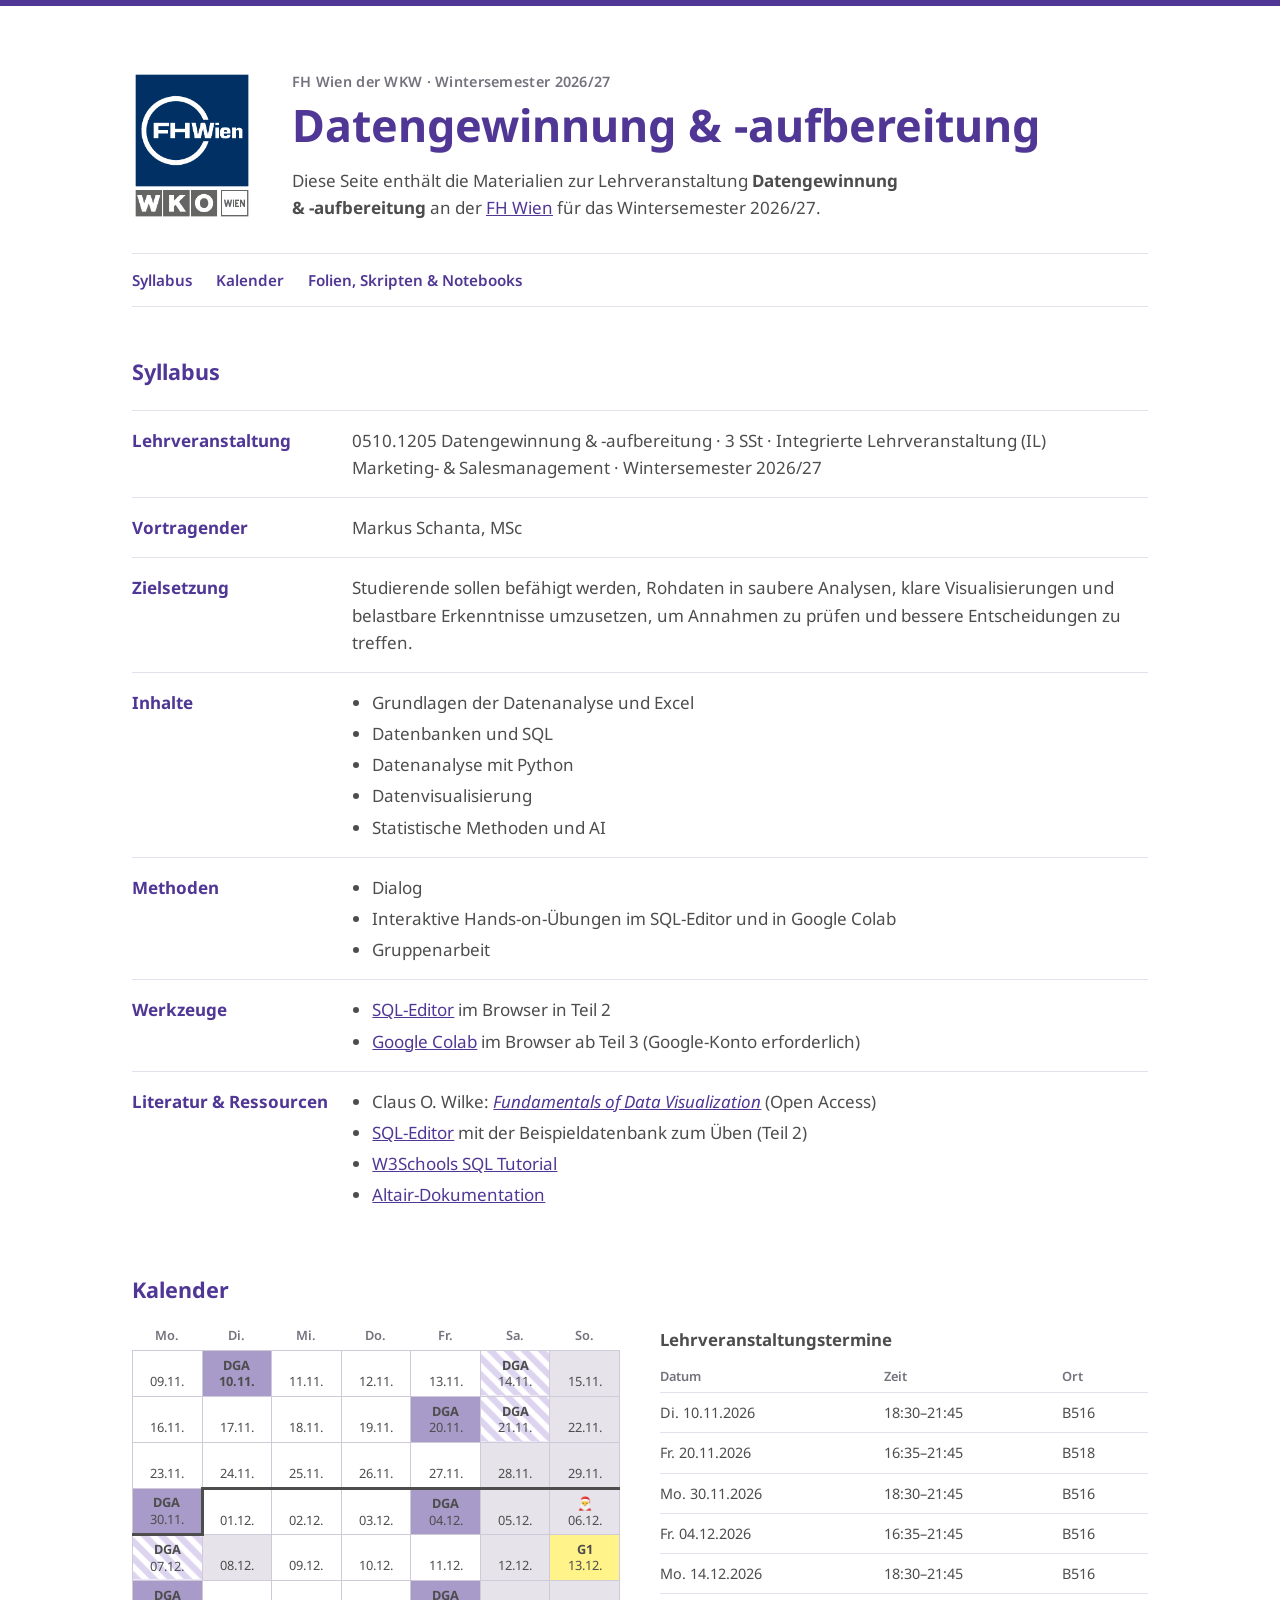
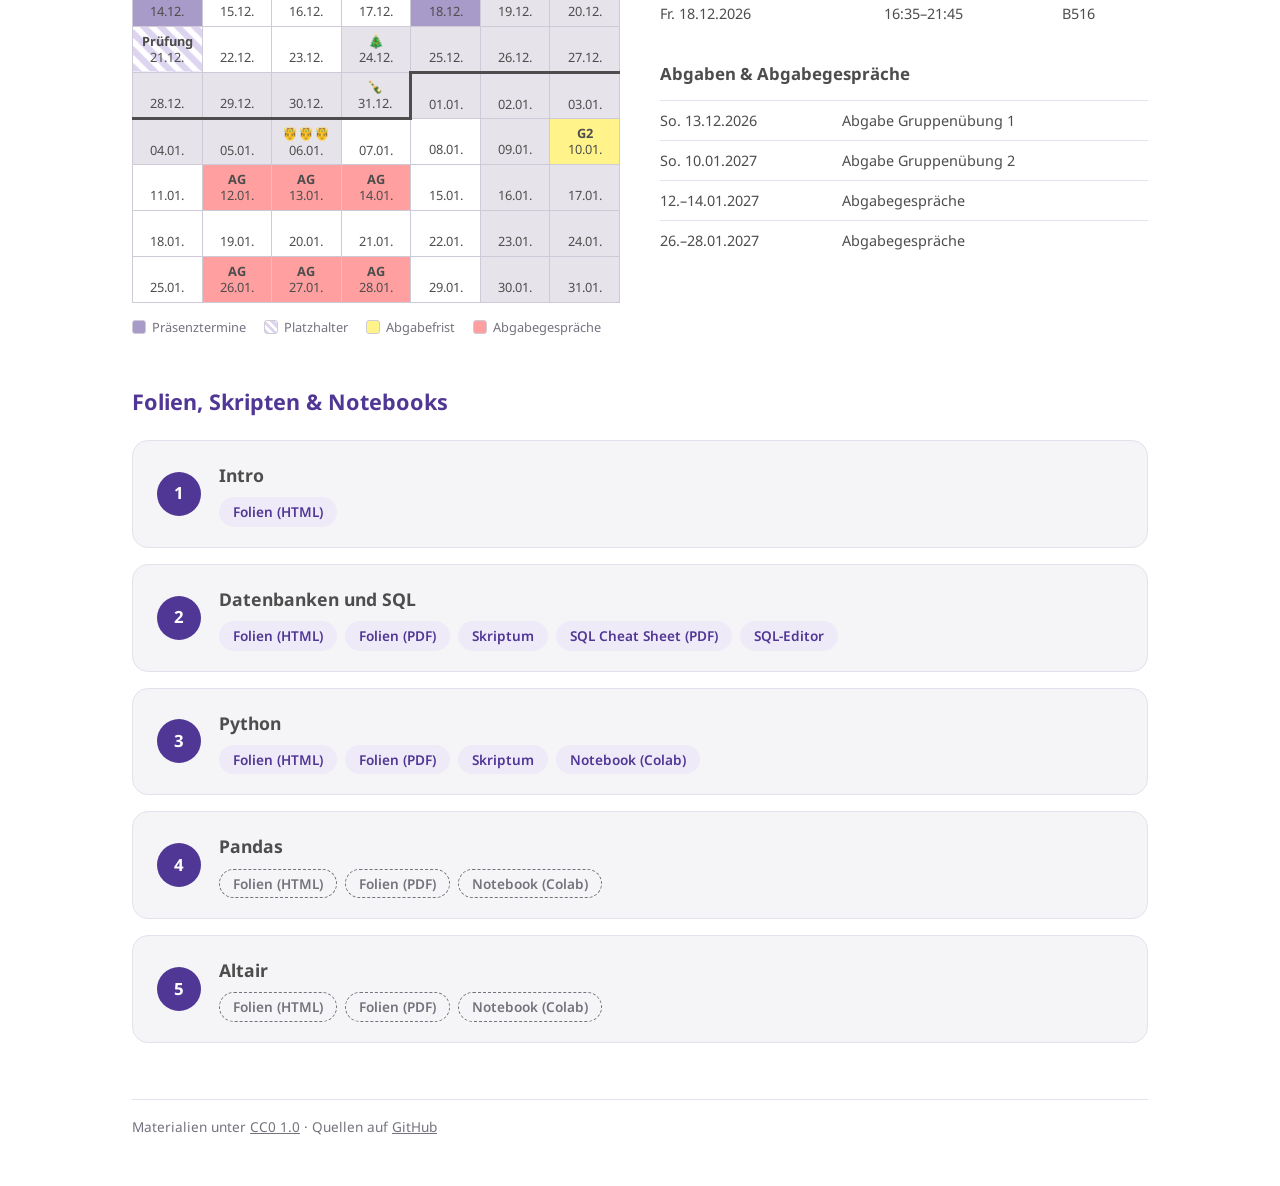
<file: index.html>
<!doctype html>
<html lang="de">

<head>
  <meta charset="utf-8">
  <meta name="viewport" content="width=device-width, initial-scale=1">
  <title>Datengewinnung &amp; -aufbereitung · WS 2026/27</title>
  <meta name="description" content="Folien, Notebooks, Kalender und Syllabus zur Lehrveranstaltung Datengewinnung &amp; -aufbereitung an der FH Wien der WKW, Wintersemester 2026/27.">
  <link rel="icon" type="image/png" href="slides/assets/0-logo-fh.png">

  <link rel="preconnect" href="https://fonts.googleapis.com">
  <link rel="preconnect" href="https://fonts.gstatic.com" crossorigin>
  <link href="https://fonts.googleapis.com/css2?family=Noto+Sans:ital,wght@0,100..900;1,100..900&display=swap" rel="stylesheet">

  <style>
    :root {
      --bg: #ffffff;
      --surface: #f5f5f7;
      --border: #e4e1ec;
      --text: #4d4d4d;
      --muted: #75727d;
      --heading: #503795;
      --accent: #503795;
      --accent-soft: #efeaf8;
      --on-accent: #ffffff;

      --cal-line: #cfcad8;
      --cal-bold: #4d4d4d;
      --cal-off: #e6e4ea;
      --cal-dga: #a89bc9;
      --cal-ph: #ddd4f0;
      --cal-ph-alt: #ffffff;
      --cal-ag: #ff9f9f;
      --cal-deadline: #fff38a;
    }

    @media (prefers-color-scheme: dark) {
      :root:not([data-theme="light"]) {
        --bg: #141218;
        --surface: #1f1c26;
        --border: #34303f;
        --text: #dcd9e3;
        --muted: #a19dab;
        --heading: #c3b5f0;
        --accent: #b4a3ec;
        --accent-soft: #2a2438;
        --on-accent: #141218;

        --cal-line: #3d3848;
        --cal-bold: #d9d4e6;
        --cal-off: #26232e;
        --cal-dga: #5d4d94;
        --cal-ph: #4a3d78;
        --cal-ph-alt: #141218;
        --cal-ag: #7d3a3a;
        --cal-deadline: #6b6420;
      }
    }

    :root[data-theme="dark"] {
      --bg: #141218;
      --surface: #1f1c26;
      --border: #34303f;
      --text: #dcd9e3;
      --muted: #a19dab;
      --heading: #c3b5f0;
      --accent: #b4a3ec;
      --accent-soft: #2a2438;
      --on-accent: #141218;

      --cal-line: #3d3848;
      --cal-bold: #d9d4e6;
      --cal-off: #26232e;
      --cal-dga: #5d4d94;
      --cal-ph: #4a3d78;
      --cal-ph-alt: #141218;
      --cal-ag: #7d3a3a;
      --cal-deadline: #6b6420;
    }

    * { box-sizing: border-box; }

    a { color: var(--accent); }

    .nowrap { white-space: nowrap; }

    body {
      margin: 0;
      background: var(--bg);
      color: var(--text);
      font-family: "Noto Sans", system-ui, sans-serif;
      font-size: 17px;
      line-height: 1.6;
      border-top: 6px solid var(--accent);
    }

    main {
      max-width: 1080px;
      margin: 0 auto;
      padding: 64px 32px 48px;
    }

    /* Kopfbereich */

    header {
      display: flex;
      gap: 40px;
      align-items: center;
      padding-bottom: 32px;
    }

    header img {
      flex: none;
      width: 120px;
      height: auto;
    }

    .eyebrow {
      margin: 0 0 6px;
      color: var(--muted);
      font-size: 0.9rem;
      font-weight: 600;
      letter-spacing: 0.02em;
    }

    h1 {
      margin: 0 0 16px;
      color: var(--heading);
      font-size: clamp(1.6rem, 4.2vw, 2.8rem);
      line-height: 1.15;
      font-weight: 700;
    }

    header p:not(.eyebrow) {
      max-width: 68ch;
      margin: 0;
    }

    /* Navigation */

    nav {
      display: flex;
      flex-wrap: wrap;
      gap: 8px 24px;
      padding: 14px 0;
      border-top: 1px solid var(--border);
      border-bottom: 1px solid var(--border);
      font-weight: 600;
      font-size: 0.95rem;
    }

    nav a { text-decoration: none; }
    nav a:hover { text-decoration: underline; }

    /* Abschnitte */

    section { scroll-margin-top: 24px; }

    h2 {
      margin: 48px 0 20px;
      color: var(--heading);
      font-size: 1.35rem;
    }

    h3 {
      margin: 0 0 12px;
      font-size: 1.05rem;
      color: var(--text);
    }

    .note {
      color: var(--muted);
      font-size: 0.9rem;
    }

    /* Einheiten */

    .units {
      list-style: none;
      margin: 0;
      padding: 0;
      display: grid;
      gap: 16px;
    }

    .unit {
      display: flex;
      gap: 18px;
      align-items: center;
      padding: 20px 24px;
      background: var(--surface);
      border: 1px solid var(--border);
      border-radius: 16px;
    }

    .num {
      flex: none;
      display: grid;
      place-items: center;
      width: 44px;
      height: 44px;
      border-radius: 50%;
      background: var(--accent);
      color: var(--on-accent);
      font-size: 1.05rem;
      font-weight: 700;
    }

    .unit h3 { margin-bottom: 8px; font-size: 1.1rem; }

    .links {
      display: flex;
      flex-wrap: wrap;
      gap: 8px;
    }

    .links a {
      display: inline-block;
      padding: 4px 14px;
      border-radius: 999px;
      background: var(--accent-soft);
      color: var(--accent);
      font-size: 0.85rem;
      font-weight: 600;
      text-decoration: none;
      transition: background-color 0.15s, color 0.15s;
    }

    .links a:hover,
    .links a:focus-visible {
      background: var(--accent);
      color: var(--on-accent);
    }

    .links .placeholder {
      display: inline-block;
      padding: 3px 13px;
      border: 1px dashed var(--muted);
      border-radius: 999px;
      color: var(--muted);
      font-size: 0.85rem;
      font-weight: 600;
      cursor: default;
      position: relative;
    }

    .links .placeholder::after {
      content: attr(data-tip);
      position: absolute;
      left: 50%;
      top: calc(100% + 6px);
      transform: translateX(-50%);
      z-index: 1;
      padding: 4px 10px;
      border-radius: 6px;
      background: var(--text);
      color: var(--bg);
      font-size: 0.75rem;
      font-weight: 500;
      white-space: nowrap;
      opacity: 0;
      pointer-events: none;
      transition: opacity 0.15s;
    }

    .links .placeholder:hover::after {
      opacity: 1;
    }

    a:focus-visible {
      outline: 2px solid var(--accent);
      outline-offset: 2px;
    }

    /* Kalender & Termine */

    .schedule {
      display: grid;
      grid-template-columns: minmax(0, 1fr) minmax(0, 1fr);
      gap: 40px;
      align-items: start;
    }

    #calendar {
      width: 100%;
      border-collapse: collapse;
      table-layout: fixed;
      font-size: 0.8rem;
      line-height: 1.3;
    }

    #calendar th {
      padding: 0 0 6px;
      color: var(--muted);
      font-weight: 600;
    }

    #calendar td {
      height: 46px;
      padding: 4px 2px;
      border: 1px solid var(--cal-line);
      text-align: center;
      vertical-align: middle;
    }

    #calendar td.grey { background: var(--cal-off); }
    #calendar td.dga { background: var(--cal-dga); }
    #calendar td.dga-striped {
      background: repeating-linear-gradient(45deg,
        var(--cal-ph), var(--cal-ph) 6px,
        var(--cal-ph-alt) 6px, var(--cal-ph-alt) 12px);
    }
    #calendar td.red { background: var(--cal-ag); }
    #calendar td.yellow { background: var(--cal-deadline); }
    #calendar td.top-bold { border-top: 3px solid var(--cal-bold); }
    #calendar td.bottom-bold { border-bottom: 3px solid var(--cal-bold); }
    #calendar td.right-bold { border-right: 3px solid var(--cal-bold); }

    .legend {
      display: flex;
      flex-wrap: wrap;
      gap: 6px 18px;
      margin: 14px 0 0;
      padding: 0;
      list-style: none;
      font-size: 0.8rem;
      color: var(--muted);
    }

    .legend li { display: flex; align-items: center; gap: 6px; }

    .swatch {
      width: 14px;
      height: 14px;
      border: 1px solid var(--cal-line);
      border-radius: 3px;
    }

    .swatch.dga { background: var(--cal-dga); }
    .swatch.dga-striped {
      background: repeating-linear-gradient(45deg,
        var(--cal-ph), var(--cal-ph) 3px,
        var(--cal-ph-alt) 3px, var(--cal-ph-alt) 6px);
    }
    .swatch.yellow { background: var(--cal-deadline); }
    .swatch.red { background: var(--cal-ag); }
    .swatch.grey { background: var(--cal-off); }

    .dates {
      width: 100%;
      border-collapse: collapse;
      font-size: 0.9rem;
      margin-bottom: 28px;
    }

    .dates th {
      padding: 0 10px 6px 0;
      color: var(--muted);
      font-size: 0.8rem;
      font-weight: 600;
      text-align: left;
    }

    .dates td {
      padding: 8px 10px 8px 0;
      border-top: 1px solid var(--border);
      vertical-align: top;
    }

    .dates td:first-child { white-space: nowrap; }

    /* Syllabus */

    .syllabus {
      display: grid;
      grid-template-columns: 220px minmax(0, 1fr);
      margin: 0;
    }

    .syllabus dt,
    .syllabus dd {
      margin: 0;
      padding: 16px 0;
      border-top: 1px solid var(--border);
    }

    .syllabus dt {
      padding-right: 24px;
      color: var(--heading);
      font-weight: 700;
    }

    .syllabus ul { margin: 0; padding-left: 1.2em; }
    .syllabus li + li { margin-top: 4px; }
    .syllabus p { margin: 0; }

    .pct {
      font-weight: 700;
      color: var(--accent);
    }

    footer {
      margin-top: 56px;
      padding-top: 16px;
      border-top: 1px solid var(--border);
      color: var(--muted);
      font-size: 0.85rem;
    }

    footer a { color: inherit; }

    /* Schmale Bildschirme */

    @media (max-width: 900px) {
      .schedule { grid-template-columns: minmax(0, 1fr); }
    }

    @media (max-width: 600px) {
      main { padding: 32px 16px 40px; }
      header { flex-direction: column; align-items: flex-start; gap: 20px; padding-bottom: 24px; }
      header img { width: 80px; }
      h2 { margin-top: 36px; }
      .unit { padding: 16px; gap: 14px; align-items: flex-start; }
      .num { width: 36px; height: 36px; font-size: 0.95rem; }
      #calendar { font-size: 0.7rem; }
      #calendar td { height: 40px; padding: 3px 1px; }
      .syllabus { grid-template-columns: minmax(0, 1fr); }
      .syllabus dt { padding-bottom: 4px; }
      .syllabus dd { border-top: 0; padding-top: 0; }
    }
  </style>
</head>

<body>
  <main>
    <header>
      <img src="slides/assets/0-logo-fh.png" alt="Logo FH Wien der WKW">
      <div>
        <p class="eyebrow">FH Wien der WKW · Wintersemester 2026/27</p>
        <h1>Datengewinnung <span class="nowrap">&amp; -aufbereitung</span></h1>
        <p>Diese Seite enthält die Materialien zur Lehrveranstaltung <strong>Datengewinnung <span class="nowrap">&amp; -aufbereitung</span></strong> an der <a href="https://www.fh-wien.ac.at/">FH Wien</a> für das Wintersemester 2026/27.</p>
      </div>
    </header>

    <nav aria-label="Inhalt">
      <a href="#syllabus">Syllabus</a>
      <a href="#kalender">Kalender</a>
      <a href="#materialien">Folien, Skripten &amp; Notebooks</a>
    </nav>

    <section id="syllabus">
      <h2>Syllabus</h2>
      <dl class="syllabus">
        <dt>Lehrveranstaltung</dt>
        <dd>
          <p>0510.1205 Datengewinnung &amp; -aufbereitung · 3 SSt · Integrierte Lehrveranstaltung (IL)</p>
          <p>Marketing- &amp; Salesmanagement · Wintersemester 2026/27</p>
        </dd>

        <dt>Vortragender</dt>
        <dd>Markus Schanta, MSc</dd>

        <dt>Zielsetzung</dt>
        <dd>Studierende sollen befähigt werden, Rohdaten in saubere Analysen, klare Visualisierungen und belastbare Erkenntnisse umzusetzen, um Annahmen zu prüfen und bessere Entscheidungen zu treffen.</dd>

        <dt>Inhalte</dt>
        <dd>
          <ul>
            <li>Grundlagen der Datenanalyse und Excel</li>
            <li>Datenbanken und SQL</li>
            <li>Datenanalyse mit Python</li>
            <li>Datenvisualisierung</li>
            <li>Statistische Methoden und AI</li>
          </ul>
        </dd>

        <dt>Methoden</dt>
        <dd>
          <ul>
            <li>Dialog</li>
            <li>Interaktive Hands-on-Übungen im SQL-Editor und in Google Colab</li>
            <li>Gruppenarbeit</li>
          </ul>
        </dd>

        <dt>Werkzeuge</dt>
        <dd>
          <ul>
            <li><a href="sql-editor/">SQL-Editor</a> im Browser in Teil 2</li>
            <li><a href="https://colab.research.google.com/">Google Colab</a> im Browser ab Teil 3 (Google-Konto erforderlich)</li>
          </ul>
        </dd>

        <dt>Literatur &amp; Ressourcen</dt>
        <dd>
          <ul>
            <li>Claus O. Wilke: <a href="https://clauswilke.com/dataviz/"><em>Fundamentals of Data Visualization</em></a> (Open Access)</li>
            <li><a href="sql-editor/">SQL-Editor</a> mit der Beispieldatenbank zum Üben (Teil 2)</li>
            <li><a href="https://www.w3schools.com/sql/">W3Schools SQL Tutorial</a></li>
            <li><a href="https://altair-viz.github.io/">Altair-Dokumentation</a></li>
          </ul>
        </dd>
      </dl>
    </section>

    <section id="kalender">
      <h2>Kalender</h2>
      <div class="schedule">
        <div>
          <!-- Der Kalender wird aus slides/assets/1-calendar.md geladen (gleiche Quelle wie die Intro-Folien). -->
          <div id="calendar-container">
            <noscript><p class="note">Der Kalender benötigt JavaScript. <a href="slides/1-intro.html#/kalender">Kalender in den Intro-Folien öffnen</a></p></noscript>
          </div>
        </div>

        <div>
          <h3>Lehrveranstaltungstermine</h3>
          <table class="dates">
            <thead>
              <tr><th>Datum</th><th>Zeit</th><th>Ort</th></tr>
            </thead>
            <tbody>
              <tr><td>Di. 10.11.2026</td><td class="nowrap">18:30–21:45</td><td>B516</td></tr>
              <tr><td>Fr. 20.11.2026</td><td class="nowrap">16:35–21:45</td><td>B518</td></tr>
              <tr><td>Mo. 30.11.2026</td><td class="nowrap">18:30–21:45</td><td>B516</td></tr>
              <tr><td>Fr. 04.12.2026</td><td class="nowrap">16:35–21:45</td><td>B516</td></tr>
              <tr><td>Mo. 14.12.2026</td><td class="nowrap">18:30–21:45</td><td>B516</td></tr>
              <tr><td>Fr. 18.12.2026</td><td class="nowrap">16:35–21:45</td><td>B516</td></tr>
            </tbody>
          </table>

          <h3>Abgaben &amp; Abgabegespräche</h3>
          <table class="dates">
            <tbody>
              <tr><td>So. 13.12.2026</td><td>Abgabe Gruppenübung 1</td></tr>
              <tr><td>So. 10.01.2027</td><td>Abgabe Gruppenübung 2</td></tr>
              <tr><td>12.–14.01.2027</td><td>Abgabegespräche</td></tr>
              <tr><td>26.–28.01.2027</td><td>Abgabegespräche</td></tr>
            </tbody>
          </table>
        </div>
      </div>
    </section>

    <section id="materialien">
      <h2>Folien, Skripten &amp; Notebooks</h2>
      <ol class="units">
        <li class="unit">
          <span class="num">1</span>
          <div>
            <h3>Intro</h3>
            <div class="links">
              <a href="slides/1-intro.html">Folien (HTML)</a>
            </div>
          </div>
        </li>
        <li class="unit">
          <span class="num">2</span>
          <div>
            <h3>Datenbanken und SQL</h3>
            <div class="links">
              <a href="slides/2-sql.html">Folien (HTML)</a>
              <a href="slides/2-sql.pdf">Folien (PDF)</a>
              <a href="skriptum/2-sql.html">Skriptum</a>
              <a href="cheatsheets/2-sql.pdf">SQL Cheat Sheet (PDF)</a>
              <a href="sql-editor/">SQL-Editor</a>
            </div>
          </div>
        </li>
        <li class="unit">
          <span class="num">3</span>
          <div>
            <h3>Python</h3>
            <div class="links">
              <a href="slides/3-python.html">Folien (HTML)</a>
              <a href="slides/3-python.pdf">Folien (PDF)</a>
              <a href="skriptum/3-python.html">Skriptum</a>
              <a href="https://colab.research.google.com/github/markusschanta/fhwien-dga-2026/blob/main/notebooks/3-python.ipynb">Notebook (Colab)</a>
            </div>
          </div>
        </li>
        <li class="unit">
          <span class="num">4</span>
          <div>
            <h3>Pandas</h3>
            <div class="links">
              <span class="placeholder" data-tip="folgt demnächst">Folien (HTML)</span>
              <span class="placeholder" data-tip="folgt demnächst">Folien (PDF)</span>
              <span class="placeholder" data-tip="folgt demnächst">Notebook (Colab)</span>
            </div>
          </div>
        </li>
        <li class="unit">
          <span class="num">5</span>
          <div>
            <h3>Altair</h3>
            <div class="links">
              <span class="placeholder" data-tip="folgt demnächst">Folien (HTML)</span>
              <span class="placeholder" data-tip="folgt demnächst">Folien (PDF)</span>
              <span class="placeholder" data-tip="folgt demnächst">Notebook (Colab)</span>
            </div>
          </div>
        </li>
      </ol>
    </section>

    <footer>
      Materialien unter <a href="https://creativecommons.org/publicdomain/zero/1.0/deed.de">CC0 1.0</a> ·
      Quellen auf <a href="https://github.com/markusschanta/fhwien-dga-2026">GitHub</a>
    </footer>
  </main>

  <script>
    (function () {
      var container = document.getElementById('calendar-container');
      fetch('slides/assets/1-calendar.md')
        .then(function (response) {
          if (!response.ok) throw new Error(response.status);
          return response.text();
        })
        .then(function (html) {
          container.innerHTML = html;
        })
        .catch(function () {
          container.innerHTML = '<p class="note">Der Kalender konnte nicht geladen werden. ' +
            '<a href="slides/1-intro.html#/kalender">Kalender in den Intro-Folien öffnen</a></p>';
        });
    })();
  </script>
</body>

</html>
</file>
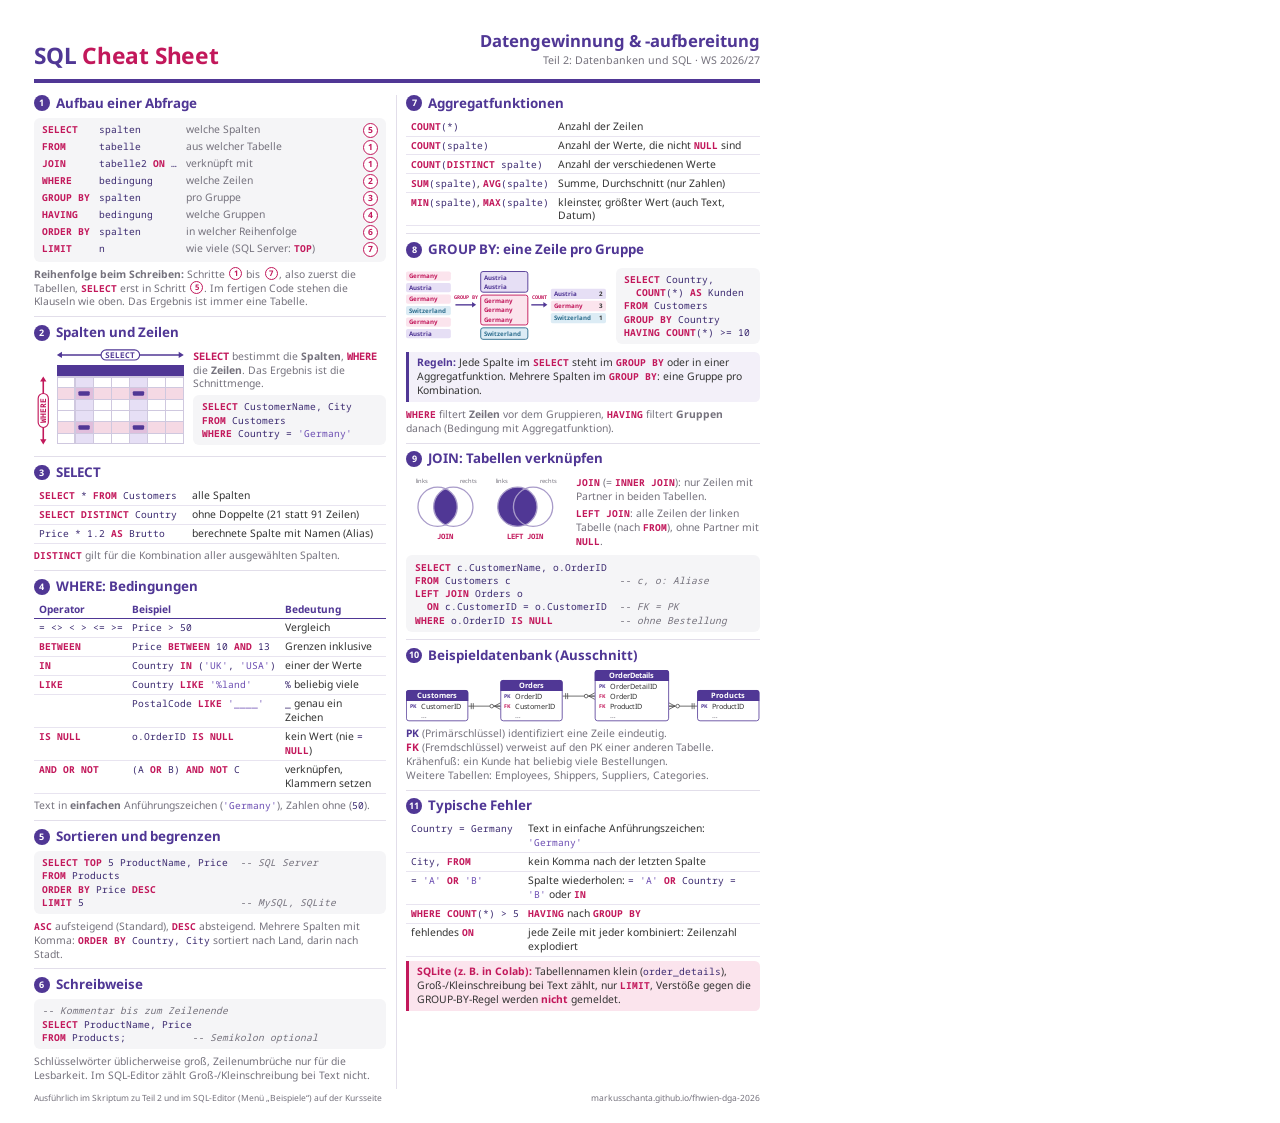
<file: cheatsheets/2-sql.html>
<!doctype html>
<html lang="de">
<head>
<meta charset="utf-8">
<title>SQL Cheat Sheet · Datengewinnung &amp; -aufbereitung</title>
<link rel="preconnect" href="https://fonts.googleapis.com">
<link rel="preconnect" href="https://fonts.gstatic.com" crossorigin>
<link href="https://fonts.googleapis.com/css2?family=Noto+Sans:wght@400;600;700&family=Noto+Sans+Mono:wght@400;700&display=swap" rel="stylesheet">
<style>
  @page { size: A4; margin: 0; }
  :root {
    --purple: #503795; --light: #a89bc9; --pale: #ddd4f0; --soft: #f3f0f9;
    --pink: #c2185b; --pinkbg: #fbe4ed; --ink: #333; --muted: #75727d; --code: #3b2a70; --rule: #e2deea;
  }
  * { box-sizing: border-box; }
  html, body { margin: 0; background: #fff; }
  body {
    width: 210mm; height: 297mm; padding: 8mm 9mm 7mm;
    font-family: "Noto Sans", Arial, sans-serif; font-size: 7.8pt; line-height: 1.33; color: var(--ink);
    -webkit-print-color-adjust: exact; print-color-adjust: exact;
  }
  header {
    display: flex; align-items: last baseline; justify-content: space-between;
    padding-bottom: 2.2mm; margin-bottom: 3mm; border-bottom: 1.2mm solid var(--purple);
  }
  header h1 { margin: 0; font-size: 17pt; color: var(--purple); letter-spacing: -0.01em; }
  header h1 span { color: var(--pink); }
  header p { margin: 0; text-align: right; color: var(--muted); font-size: 8pt; line-height: 1.35; }
  header .course { color: var(--purple); font-size: 12.5pt; }
  .cols { display: grid; grid-template-columns: minmax(0, 1fr) minmax(0, 1fr); gap: 0; }
  .cols > div { min-width: 0; }
  .cols > div:first-child { padding-right: 2.5mm; border-right: 0.25mm solid var(--rule); }
  .cols > div:last-child { padding-left: 2.5mm; }
  section { margin-bottom: 1.8mm; break-inside: avoid; }
  section + section { padding-top: 1.8mm; border-top: 0.25mm solid var(--rule); }
  h2 {
    display: flex; align-items: center; gap: 1.6mm;
    margin: 0 0 1.4mm; font-size: 10pt; color: var(--purple);
  }
  h2 .n {
    display: inline-flex; align-items: center; justify-content: center;
    width: 4.2mm; height: 4.2mm; border-radius: 50%; background: var(--purple); color: #fff; font-size: 6.8pt;
  }
  p { margin: 0.8mm 0; color: var(--muted); }
  section > :is(table, pre, .recipe, .fig, svg, .note) + p { margin-top: 1.5mm; }
  .note p, .note { color: var(--ink); }
  code, pre, .mono { font-family: "Noto Sans Mono", Menlo, Consolas, monospace; }
  code { font-size: 7.2pt; color: var(--code); }
  pre {
    margin: 1mm 0; padding: 1.4mm 2.2mm; border-radius: 1.6mm; background: #f5f5f7;
    font-size: 7.2pt; line-height: 1.38; color: var(--code); white-space: pre;
  }
  .k { color: var(--pink); font-weight: 700; }
  .s { color: #6d4fb3; }
  .c { color: var(--muted); font-style: italic; }
  table { width: 100%; border-collapse: collapse; }
  td, th { padding: 0.55mm 1.2mm; border-bottom: 0.2mm solid #e8e4f0; text-align: left; vertical-align: top; }
  th { color: var(--purple); border-bottom: 0.35mm solid var(--purple); font-size: 7.6pt; }
  td:first-child { white-space: nowrap; }
  table.where td:nth-child(2) { white-space: nowrap; }
  .note {
    margin: 1mm 0; padding: 1.2mm 2mm; border-left: 0.8mm solid var(--purple); border-radius: 0 1.4mm 1.4mm 0;
    background: var(--soft);
  }
  .note.warn { border-left-color: var(--pink); background: var(--pinkbg); }
  .note b { color: var(--purple); }
  .note.warn b { color: var(--pink); }
  .recipe { display: grid; grid-template-columns: auto auto 1fr auto; gap: 0.5mm 2.4mm; align-items: center;
    padding: 1.4mm 2.2mm; border-radius: 1.6mm; background: #f5f5f7; }
  .recipe .kw { font-family: "Noto Sans Mono", monospace; font-size: 7.2pt; font-weight: 700; color: var(--pink); }
  .recipe .what { font-family: "Noto Sans Mono", monospace; font-size: 7.2pt; color: var(--code); }
  .recipe i { font-style: normal; color: var(--muted); }
  .step { display: inline-flex; align-items: center; justify-content: center; width: 4mm; height: 4mm;
    border: 0.35mm solid var(--pink); border-radius: 50%; background: #fff; color: var(--pink);
    font-size: 6.4pt; font-weight: 700; line-height: 1; vertical-align: middle; }
  p .step { width: 3.5mm; height: 3.5mm; font-size: 5.8pt; margin: 0 0.3mm; position: relative; top: -0.16em; }
  svg.er { display: block; width: 100%; height: auto; margin: 0.6mm 0 0.4mm; }
  .fig { display: flex; align-items: center; gap: 2.5mm; }
  .fig svg { flex: none; }
  .fig .txt { flex: 1; }
  .muted { color: var(--muted); }
  footer { position: absolute; left: 9mm; right: 9mm; bottom: 5mm; display: flex; justify-content: space-between;
    color: var(--muted); font-size: 6.4pt; }
  body { position: relative; }
</style>
</head>
<body>
<header>
  <h1>SQL <span>Cheat Sheet</span></h1>
  <p><b class="course">Datengewinnung &amp; -aufbereitung</b><br>Teil 2: Datenbanken und SQL · WS 2026/27</p>
</header>

<div class="cols">
<div>

  <section>
    <h2><span class="n">1</span>Aufbau einer Abfrage</h2>
    <div class="recipe">
      <span class="kw">SELECT</span><span class="what">spalten</span><i>welche Spalten</i><span class="step">5</span>
      <span class="kw">FROM</span><span class="what">tabelle</span><i>aus welcher Tabelle</i><span class="step">1</span>
      <span class="kw">JOIN</span><span class="what">tabelle2 <b class="k">ON</b> …</span><i>verknüpft mit</i><span class="step">1</span>
      <span class="kw">WHERE</span><span class="what">bedingung</span><i>welche Zeilen</i><span class="step">2</span>
      <span class="kw">GROUP BY</span><span class="what">spalten</span><i>pro Gruppe</i><span class="step">3</span>
      <span class="kw">HAVING</span><span class="what">bedingung</span><i>welche Gruppen</i><span class="step">4</span>
      <span class="kw">ORDER BY</span><span class="what">spalten</span><i>in welcher Reihenfolge</i><span class="step">6</span>
      <span class="kw">LIMIT</span><span class="what">n</span><i>wie viele (SQL Server: <code class="k">TOP</code>)</i><span class="step">7</span>
    </div>
    <p><b>Reihenfolge beim Schreiben:</b> Schritte <span class="step">1</span> bis <span class="step">7</span>, also zuerst die Tabellen, <code class="k">SELECT</code> erst in Schritt <span class="step">5</span>. Im fertigen Code stehen die Klauseln wie oben. Das Ergebnis ist immer eine Tabelle.</p>
  </section>

  <section>
    <h2><span class="n">2</span>Spalten und Zeilen</h2>
    <div class="fig">
      <svg width="150" height="102" viewBox="0 0 132 90" aria-label="SELECT wählt Spalten, WHERE wählt Zeilen">
        <g shape-rendering="crispEdges">
          <rect x="20" y="26" width="112" height="60" fill="#fff"/>
          <rect x="36" y="26" width="16" height="60" fill="#e6dff5"/>
          <rect x="84" y="26" width="16" height="60" fill="#e6dff5"/>
          <rect x="20" y="36" width="112" height="10" fill="#c2185b" fill-opacity="0.16"/>
          <rect x="20" y="66" width="112" height="10" fill="#c2185b" fill-opacity="0.16"/>
          <g stroke="#cfc8df" stroke-width="1"><line x1="20" y1="36" x2="132" y2="36"/><line x1="20" y1="46" x2="132" y2="46"/><line x1="20" y1="56" x2="132" y2="56"/><line x1="20" y1="66" x2="132" y2="66"/><line x1="20" y1="76" x2="132" y2="76"/><line x1="36" y1="26" x2="36" y2="86"/><line x1="52" y1="26" x2="52" y2="86"/><line x1="68" y1="26" x2="68" y2="86"/><line x1="84" y1="26" x2="84" y2="86"/><line x1="100" y1="26" x2="100" y2="86"/><line x1="116" y1="26" x2="116" y2="86"/></g>
          <rect x="20.5" y="26.5" width="111" height="59" fill="none" stroke="#cfc8df" stroke-width="1"/>
          <rect x="20" y="16" width="112" height="10" fill="#503795"/>
        </g>
        <g fill="#503795">
          <rect x="39" y="39" width="10" height="4" rx="1"/><rect x="87" y="39" width="10" height="4" rx="1"/>
          <rect x="39" y="69" width="10" height="4" rx="1"/><rect x="87" y="69" width="10" height="4" rx="1"/>
        </g>
        <g font-family="Noto Sans Mono, monospace" font-size="7" font-weight="700" text-anchor="middle">
          <line x1="22" y1="7" x2="130" y2="7" stroke="#503795" stroke-width="1.4"/>
          <path d="M20 7 l4.5 -2.8 v5.6 z M132 7 l-4.5 -2.8 v5.6 z" fill="#503795"/>
          <rect x="59" y="2.5" width="34" height="9" rx="4.5" fill="#fff" stroke="#503795"/>
          <text x="76" y="9.5" fill="#503795">SELECT</text>
          <line x1="8" y1="29" x2="8" y2="83" stroke="#c2185b" stroke-width="1.4"/>
          <path d="M8 26 l-2.8 4.5 h5.6 z M8 86 l-2.8 -4.5 h5.6 z" fill="#c2185b"/>
          <rect x="3.5" y="41" width="9" height="30" rx="4.5" fill="#fff" stroke="#c2185b"/>
          <text transform="translate(8 56) rotate(-90)" x="0" y="2.5" fill="#c2185b">WHERE</text>
        </g>
      </svg>
      <div class="txt">
        <p><span class="k mono">SELECT</span> bestimmt die <b>Spalten</b>, <span class="k mono" style="color:#c2185b">WHERE</span> die <b>Zeilen</b>. Das Ergebnis ist die Schnittmenge.</p>
<pre><span class="k">SELECT</span> CustomerName, City
<span class="k">FROM</span> Customers
<span class="k">WHERE</span> Country = <span class="s">'Germany'</span></pre>
      </div>
    </div>
  </section>

  <section>
    <h2><span class="n">3</span>SELECT</h2>
    <table>
      <tr><td><code><span class="k">SELECT</span> * <span class="k">FROM</span> Customers</code></td><td>alle Spalten</td></tr>
      <tr><td><code><span class="k">SELECT DISTINCT</span> Country</code></td><td>ohne Doppelte (21 statt 91 Zeilen)</td></tr>
      <tr><td><code>Price * 1.2 <span class="k">AS</span> Brutto</code></td><td>berechnete Spalte mit Namen (Alias)</td></tr>
    </table>
    <p><code class="k">DISTINCT</code> gilt für die Kombination aller ausgewählten Spalten.</p>
  </section>

  <section>
    <h2><span class="n">4</span>WHERE: Bedingungen</h2>
    <table class="where">
      <tr><th>Operator</th><th>Beispiel</th><th>Bedeutung</th></tr>
      <tr><td><code>= &lt;&gt; &lt; &gt; &lt;= &gt;=</code></td><td><code>Price &gt; 50</code></td><td>Vergleich</td></tr>
      <tr><td><code class="k">BETWEEN</code></td><td><code>Price <span class="k">BETWEEN</span> 10 <span class="k">AND</span> 13</code></td><td>Grenzen inklusive</td></tr>
      <tr><td><code class="k">IN</code></td><td><code>Country <span class="k">IN</span> (<span class="s">'UK'</span>, <span class="s">'USA'</span>)</code></td><td>einer der Werte</td></tr>
      <tr><td><code class="k">LIKE</code></td><td><code>Country <span class="k">LIKE</span> <span class="s">'%land'</span></code></td><td><code>%</code> beliebig viele</td></tr>
      <tr><td></td><td><code>PostalCode <span class="k">LIKE</span> <span class="s">'____'</span></code></td><td><code>_</code> genau ein Zeichen</td></tr>
      <tr><td><code class="k">IS NULL</code></td><td><code>o.OrderID <span class="k">IS NULL</span></code></td><td>kein Wert (nie <code>= <span class="k">NULL</span></code>)</td></tr>
      <tr><td><code class="k">AND OR NOT</code></td><td><code>(A <span class="k">OR</span> B) <span class="k">AND NOT</span> C</code></td><td>verknüpfen, Klammern setzen</td></tr>
    </table>
    <p>Text in <b>einfachen</b> Anführungszeichen (<code><span class="s">'Germany'</span></code>), Zahlen ohne (<code>50</code>).</p>
  </section>

  <section>
    <h2><span class="n">5</span>Sortieren und begrenzen</h2>
<pre><span class="k">SELECT TOP</span> 5 ProductName, Price  <span class="c">-- SQL Server</span>
<span class="k">FROM</span> Products
<span class="k">ORDER BY</span> Price <span class="k">DESC</span>
<span class="k">LIMIT</span> 5                          <span class="c">-- MySQL, SQLite</span></pre>
    <p><code class="k">ASC</code> aufsteigend (Standard), <code class="k">DESC</code> absteigend. Mehrere Spalten mit Komma: <code><span class="k">ORDER BY</span> Country, City</code> sortiert nach Land, darin nach Stadt.</p>
  </section>

  <section>
    <h2><span class="n">6</span>Schreibweise</h2>
<pre><span class="c">-- Kommentar bis zum Zeilenende</span>
<span class="k">SELECT</span> ProductName, Price
<span class="k">FROM</span> Products;           <span class="c">-- Semikolon optional</span></pre>
    <p>Schlüsselwörter üblicherweise groß, Zeilenumbrüche nur für die Lesbarkeit. Im SQL-Editor zählt Groß-/Kleinschreibung bei Text nicht.</p>
  </section>

</div>
<div>

  <section>
    <h2><span class="n">7</span>Aggregatfunktionen</h2>
    <table>
      <tr><td><code><span class="k">COUNT</span>(*)</code></td><td>Anzahl der Zeilen</td></tr>
      <tr><td><code><span class="k">COUNT</span>(spalte)</code></td><td>Anzahl der Werte, die nicht <code class="k">NULL</code> sind</td></tr>
      <tr><td><code><span class="k">COUNT</span>(<span class="k">DISTINCT</span> spalte)</code></td><td>Anzahl der verschiedenen Werte</td></tr>
      <tr><td><code><span class="k">SUM</span>(spalte)</code>, <code><span class="k">AVG</span>(spalte)</code></td><td>Summe, Durchschnitt (nur Zahlen)</td></tr>
      <tr><td><code><span class="k">MIN</span>(spalte)</code>, <code><span class="k">MAX</span>(spalte)</code></td><td>kleinster, größter Wert (auch Text, Datum)</td></tr>
    </table>
  </section>

  <section>
    <h2><span class="n">8</span>GROUP BY: eine Zeile pro Gruppe</h2>
    <div class="fig">
      <svg width="200" height="76" viewBox="0 0 174 66" aria-label="GROUP BY: Zeilen werden nach Land gruppiert und zu einer Zeile pro Gruppe zusammengefasst">
        <g font-family="Noto Sans, Arial" font-size="5.4" font-weight="700">
          <rect x="0" y="3" width="39" height="8" rx="1.5" fill="#fbe4ed"/><text x="3" y="8.8" fill="#c2185b">Germany</text>
          <rect x="0" y="13" width="39" height="8" rx="1.5" fill="#e6dff5"/><text x="3" y="18.8" fill="#503795">Austria</text>
          <rect x="0" y="23" width="39" height="8" rx="1.5" fill="#fbe4ed"/><text x="3" y="28.8" fill="#c2185b">Germany</text>
          <rect x="0" y="33" width="39" height="8" rx="1.5" fill="#dcecf5"/><text x="3" y="38.8" fill="#2f6f8f">Switzerland</text>
          <rect x="0" y="43" width="39" height="8" rx="1.5" fill="#fbe4ed"/><text x="3" y="48.8" fill="#c2185b">Germany</text>
          <rect x="0" y="53" width="39" height="8" rx="1.5" fill="#e6dff5"/><text x="3" y="58.8" fill="#503795">Austria</text>
          <path d="M43 32 h16" stroke="#503795" stroke-width="1.2"/><path d="M61 32 l-3.5 -2.4 v4.8 z" fill="#503795"/>
          <text x="52" y="27" text-anchor="middle" font-family="Noto Sans Mono, monospace" font-size="4.4" fill="#c2185b">GROUP BY</text>
          <rect x="65" y="3" width="41" height="18" rx="2" fill="#e6dff5" stroke="#503795" stroke-width="0.8"/>
          <text x="68" y="10" fill="#503795">Austria</text><text x="68" y="18" fill="#503795">Austria</text>
          <rect x="65" y="23.5" width="41" height="26" rx="2" fill="#fbe4ed" stroke="#c2185b" stroke-width="0.8"/>
          <text x="68" y="30.5" fill="#c2185b">Germany</text><text x="68" y="38.5" fill="#c2185b">Germany</text><text x="68" y="46.5" fill="#c2185b">Germany</text>
          <rect x="65" y="52" width="41" height="10" rx="2" fill="#dcecf5" stroke="#2f6f8f" stroke-width="0.8"/>
          <text x="68" y="59" fill="#2f6f8f">Switzerland</text>
          <path d="M109 32 h12" stroke="#503795" stroke-width="1.2"/><path d="M123 32 l-3.5 -2.4 v4.8 z" fill="#503795"/>
          <text x="116" y="27" text-anchor="middle" font-family="Noto Sans Mono, monospace" font-size="4.4" fill="#c2185b">COUNT</text>
          <rect x="126" y="18" width="48" height="9" rx="1.5" fill="#e6dff5"/><text x="129" y="24.2" fill="#503795">Austria</text><text x="171" y="24.2" text-anchor="end" fill="#333">2</text>
          <rect x="126" y="28.5" width="48" height="9" rx="1.5" fill="#fbe4ed"/><text x="129" y="34.7" fill="#c2185b">Germany</text><text x="171" y="34.7" text-anchor="end" fill="#333">3</text>
          <rect x="126" y="39" width="48" height="9" rx="1.5" fill="#dcecf5"/><text x="129" y="45.2" fill="#2f6f8f">Switzerland</text><text x="171" y="45.2" text-anchor="end" fill="#333">1</text>
        </g>
      </svg>
      <div class="txt">
<pre><span class="k">SELECT</span> Country,
  <span class="k">COUNT</span>(*) <span class="k">AS</span> Kunden
<span class="k">FROM</span> Customers
<span class="k">GROUP BY</span> Country
<span class="k">HAVING</span> <span class="k">COUNT</span>(*) &gt;= 10</pre>
      </div>
    </div>
    <div class="note"><b>Regeln:</b> Jede Spalte im <code class="k">SELECT</code> steht im <code class="k">GROUP BY</code> oder in einer Aggregatfunktion. Mehrere Spalten im <code class="k">GROUP BY</code>: eine Gruppe pro Kombination.</div>
    <p><code class="k">WHERE</code> filtert <b>Zeilen</b> vor dem Gruppieren, <code class="k">HAVING</code> filtert <b>Gruppen</b> danach (Bedingung mit Aggregatfunktion).</p>
  </section>

  <section>
    <h2><span class="n">9</span>JOIN: Tabellen verknüpfen</h2>
    <div class="fig">
      <svg width="160" height="68" viewBox="0 0 122 52" aria-label="JOIN liefert nur Zeilen mit Partner, LEFT JOIN alle Zeilen der linken Tabelle">
        <defs>
          <clipPath id="cl1"><circle cx="24" cy="22" r="15"/></clipPath>
          <clipPath id="cl2"><circle cx="85" cy="22" r="15"/></clipPath>
        </defs>
        <g font-family="Noto Sans Mono, monospace" font-size="5.6" font-weight="700">
          <!-- INNER -->
          <circle cx="36" cy="22" r="15" clip-path="url(#cl1)" fill="#503795"/>
          <circle cx="24" cy="22" r="15" fill="none" stroke="#a89bc9" stroke-width="1"/>
          <circle cx="36" cy="22" r="15" fill="none" stroke="#a89bc9" stroke-width="1"/>
          <text x="30" y="47" text-anchor="middle" fill="#c2185b">JOIN</text>
          <!-- LEFT -->
          <circle cx="85" cy="22" r="15" fill="#503795" stroke="#a89bc9" stroke-width="1"/>
          <circle cx="97" cy="22" r="15" fill="none" stroke="#a89bc9" stroke-width="1"/>
          <text x="91" y="47" text-anchor="middle" fill="#c2185b">LEFT JOIN</text>
        </g>
        <g font-family="Noto Sans, Arial" font-size="4.4" fill="#75727d">
          <text x="12" y="4" text-anchor="middle">links</text><text x="48" y="4" text-anchor="middle">rechts</text>
          <text x="73" y="4" text-anchor="middle">links</text><text x="109" y="4" text-anchor="middle">rechts</text>
        </g>
      </svg>
      <div class="txt">
        <p><code class="k">JOIN</code> (= <code class="k">INNER JOIN</code>): nur Zeilen mit Partner in beiden Tabellen.</p>
        <p><code class="k">LEFT JOIN</code>: alle Zeilen der linken Tabelle (nach <code class="k">FROM</code>), ohne Partner mit <code class="k">NULL</code>.</p>
      </div>
    </div>
<pre><span class="k">SELECT</span> c.CustomerName, o.OrderID
<span class="k">FROM</span> Customers c                  <span class="c">-- c, o: Aliase</span>
<span class="k">LEFT JOIN</span> Orders o
  <span class="k">ON</span> c.CustomerID = o.CustomerID  <span class="c">-- FK = PK</span>
<span class="k">WHERE</span> o.OrderID <span class="k">IS NULL</span>           <span class="c">-- ohne Bestellung</span></pre>
  </section>

  <section>
    <h2><span class="n">10</span>Beispieldatenbank (Ausschnitt)</h2>
    <svg class="er" viewBox="0 0 352 52" aria-label="Ausschnitt der Beispieldatenbank: Customers, Orders, OrderDetails und Products mit Primär- und Fremdschlüsseln">
      <g font-family="Noto Sans, Arial">
        <rect x="0.4" y="20.4" width="61.2" height="30.2" rx="2.5" fill="#fff" stroke="#503795" stroke-width="0.8"/>
        <path d="M0 31 V22.5 Q0 20 2.5 20 H59.5 Q62 20 62 22.5 V31 Z" fill="#503795"/>
        <text x="31.0" y="28" text-anchor="middle" font-size="7.4" font-weight="700" fill="#fff">Customers</text>
        <text x="4" y="38.0" font-size="5.2" font-weight="700" fill="#503795">PK</text>
        <text x="15" y="38.5" font-size="7.2" fill="#333">CustomerID</text>
        <text x="15" y="48.2" font-size="7.2" fill="#75727d">…</text>
        <rect x="94.4" y="10.4" width="61.2" height="40.2" rx="2.5" fill="#fff" stroke="#503795" stroke-width="0.8"/>
        <path d="M94 21 V12.5 Q94 10 96.5 10 H153.5 Q156 10 156 12.5 V21 Z" fill="#503795"/>
        <text x="125.0" y="18" text-anchor="middle" font-size="7.4" font-weight="700" fill="#fff">Orders</text>
        <text x="98" y="28.0" font-size="5.2" font-weight="700" fill="#503795">PK</text>
        <text x="109" y="28.5" font-size="7.2" fill="#333">OrderID</text>
        <text x="98" y="38.0" font-size="5.2" font-weight="700" fill="#c2185b">FK</text>
        <text x="109" y="38.5" font-size="7.2" fill="#333">CustomerID</text>
        <text x="109" y="48.2" font-size="7.2" fill="#75727d">…</text>
        <rect x="188.4" y="0.4" width="73.2" height="50.2" rx="2.5" fill="#fff" stroke="#503795" stroke-width="0.8"/>
        <path d="M188 11 V2.5 Q188 0 190.5 0 H259.5 Q262 0 262 2.5 V11 Z" fill="#503795"/>
        <text x="225.0" y="8" text-anchor="middle" font-size="7.4" font-weight="700" fill="#fff">OrderDetails</text>
        <text x="192" y="18.0" font-size="5.2" font-weight="700" fill="#503795">PK</text>
        <text x="203" y="18.5" font-size="7.2" fill="#333">OrderDetailID</text>
        <text x="192" y="28.0" font-size="5.2" font-weight="700" fill="#c2185b">FK</text>
        <text x="203" y="28.5" font-size="7.2" fill="#333">OrderID</text>
        <text x="192" y="38.0" font-size="5.2" font-weight="700" fill="#c2185b">FK</text>
        <text x="203" y="38.5" font-size="7.2" fill="#333">ProductID</text>
        <text x="203" y="48.2" font-size="7.2" fill="#75727d">…</text>
        <rect x="290.4" y="20.4" width="61.2" height="30.2" rx="2.5" fill="#fff" stroke="#503795" stroke-width="0.8"/>
        <path d="M290 31 V22.5 Q290 20 292.5 20 H349.5 Q352 20 352 22.5 V31 Z" fill="#503795"/>
        <text x="321.0" y="28" text-anchor="middle" font-size="7.4" font-weight="700" fill="#fff">Products</text>
        <text x="294" y="38.0" font-size="5.2" font-weight="700" fill="#503795">PK</text>
        <text x="305" y="38.5" font-size="7.2" fill="#333">ProductID</text>
        <text x="305" y="48.2" font-size="7.2" fill="#75727d">…</text>
      </g>
      <g fill="none" stroke="#4d4d4d" stroke-width="0.8">
        <path d="M62 36 H94"/>
        <line x1="65" y1="33" x2="65" y2="39"/>
        <line x1="67" y1="33" x2="67" y2="39"/>
        <line x1="88" y1="36" x2="94" y2="32.8"/>
        <line x1="88" y1="36" x2="94" y2="36"/>
        <line x1="88" y1="36" x2="94" y2="39.2"/>
        <circle cx="85.4" cy="36" r="1.8" fill="#fff"/>
        <path d="M156 26 H188"/>
        <line x1="159" y1="23" x2="159" y2="29"/>
        <line x1="161" y1="23" x2="161" y2="29"/>
        <line x1="182" y1="26" x2="188" y2="22.8"/>
        <line x1="182" y1="26" x2="188" y2="26"/>
        <line x1="182" y1="26" x2="188" y2="29.2"/>
        <circle cx="179.4" cy="26" r="1.8" fill="#fff"/>
        <path d="M290 36 H262"/>
        <line x1="287" y1="33" x2="287" y2="39"/>
        <line x1="285" y1="33" x2="285" y2="39"/>
        <line x1="268" y1="36" x2="262" y2="32.8"/>
        <line x1="268" y1="36" x2="262" y2="36"/>
        <line x1="268" y1="36" x2="262" y2="39.2"/>
        <circle cx="270.6" cy="36" r="1.8" fill="#fff"/>
      </g>
    </svg>
    <p><b style="color:#503795">PK</b> (Primärschlüssel) identifiziert eine Zeile eindeutig.<br><b style="color:#c2185b">FK</b> (Fremdschlüssel) verweist auf den PK einer anderen Tabelle.<br>Krähenfuß: ein Kunde hat beliebig viele Bestellungen.<br>Weitere Tabellen: Employees, Shippers, Suppliers, Categories.</p>
  </section>

  <section>
    <h2><span class="n">11</span>Typische Fehler</h2>
    <table>
      <tr><td><code>Country = Germany</code></td><td>Text in einfache Anführungszeichen: <code class="s">'Germany'</code></td></tr>
      <tr><td><code>City, <span class="k">FROM</span></code></td><td>kein Komma nach der letzten Spalte</td></tr>
      <tr><td><code>= <span class="s">'A'</span> <span class="k">OR</span> <span class="s">'B'</span></code></td><td>Spalte wiederholen: <code>= <span class="s">'A'</span> <span class="k">OR</span> Country = <span class="s">'B'</span></code> oder <code class="k">IN</code></td></tr>
      <tr><td><code><span class="k">WHERE COUNT</span>(*) &gt; 5</code></td><td><code class="k">HAVING</code> nach <code class="k">GROUP BY</code></td></tr>
      <tr><td>fehlendes <code class="k">ON</code></td><td>jede Zeile mit jeder kombiniert: Zeilenzahl explodiert</td></tr>
    </table>
    <div class="note warn"><b>SQLite (z.&nbsp;B. in Colab):</b> Tabellennamen klein (<code>order_details</code>), Groß-/Kleinschreibung bei Text zählt, nur <code class="k">LIMIT</code>, Verstöße gegen die GROUP-BY-Regel werden <b>nicht</b> gemeldet.</div>
  </section>

</div>
</div>

<footer><span>Ausführlich im Skriptum zu Teil 2 und im SQL-Editor (Menü „Beispiele“) auf der Kursseite</span><span>markusschanta.github.io/fhwien-dga-2026</span></footer>
</body>
</html>
</file>
